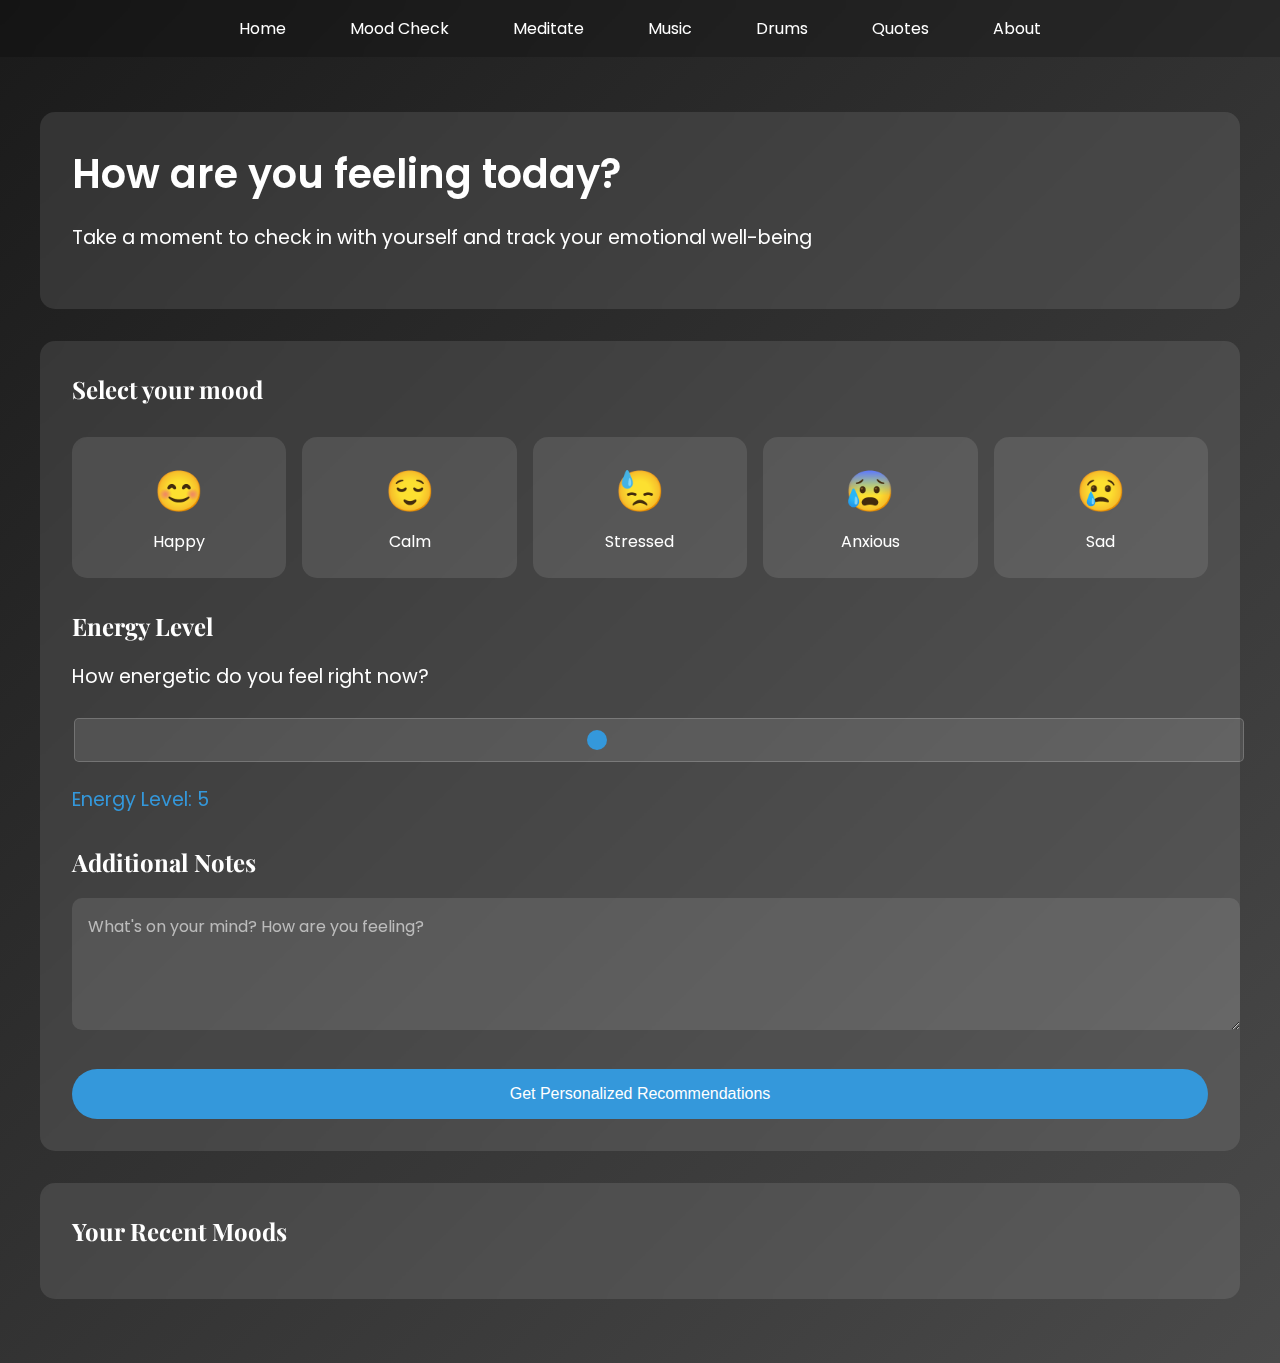
<file: mood-form.html>
<!DOCTYPE html>
<html lang="en">
<head>
    <meta charset="UTF-8">
    <meta name="viewport" content="width=device-width, initial-scale=1.0">
    <title>Mood Check - Calm</title>
    <link rel="stylesheet" href="styles.css">
    <link href="https://fonts.googleapis.com/css2?family=Playfair+Display:wght@400;500;600&family=Poppins:wght@300;400;500&display=swap" rel="stylesheet">
    <style>
        body {
            margin: 0;
            padding: 0;
            min-height: 100vh;
            font-family: 'Poppins', sans-serif;
            background: linear-gradient(135deg, #1a1a1a, #4a4a4a);
            color: #fff;
        }

        .nav-bar {
            position: fixed;
            top: 0;
            left: 0;
            right: 0;
            z-index: 1000;
            background: rgba(0, 0, 0, 0.2);
            backdrop-filter: blur(10px);
            -webkit-backdrop-filter: blur(10px);
        }

        .nav-links {
            list-style: none;
            padding: 1rem;
            margin: 0;
            display: flex;
            justify-content: center;
            gap: 2rem;
        }

        .nav-links a {
            color: #fff;
            text-decoration: none;
            padding: 0.5rem 1rem;
            border-radius: 20px;
            transition: all 0.3s ease;
        }

        .nav-links a:hover {
            background: rgba(255, 255, 255, 0.1);
        }

        .page-wrapper {
            padding-top: 80px; /* Height of nav bar plus some spacing */
            min-height: 100vh;
            width: 100%;
            box-sizing: border-box;
        }

        .container {
            max-width: 1200px;
            margin: 0 auto;
            padding: 2rem;
        }

        .card {
            background: rgba(255, 255, 255, 0.1);
            border-radius: 15px;
            padding: 2rem;
            margin-bottom: 2rem;
            backdrop-filter: blur(10px);
            -webkit-backdrop-filter: blur(10px);
        }

        .mood-options {
            display: grid;
            grid-template-columns: repeat(auto-fit, minmax(150px, 1fr));
            gap: 1rem;
            margin: 2rem 0;
        }

        .mood-option {
            position: relative;
            cursor: pointer;
        }

        .mood-option input[type="radio"] {
            display: none;
        }

        .mood-option label {
            display: flex;
            flex-direction: column;
            align-items: center;
            padding: 1.5rem;
            background: rgba(255, 255, 255, 0.1);
            border-radius: 15px;
            transition: all 0.3s ease;
        }

        .mood-option label:hover {
            transform: translateY(-5px);
            background: rgba(255, 255, 255, 0.2);
        }

        .mood-option input[type="radio"]:checked + label {
            background: rgba(52, 152, 219, 0.3);
            box-shadow: 0 0 20px rgba(52, 152, 219, 0.3);
        }

        .mood-emoji {
            font-size: 2.5rem;
            margin-bottom: 0.5rem;
        }

        .energy-slider {
            margin: 2rem 0;
        }

        .energy-slider input[type="range"] {
            width: 100%;
            height: 10px;
            border-radius: 5px;
            background: rgba(255, 255, 255, 0.1);
            outline: none;
            -webkit-appearance: none;
        }

        .energy-slider input[type="range"]::-webkit-slider-thumb {
            -webkit-appearance: none;
            width: 20px;
            height: 20px;
            border-radius: 50%;
            background: #3498db;
            cursor: pointer;
            transition: all 0.3s ease;
        }

        .energy-slider input[type="range"]::-webkit-slider-thumb:hover {
            transform: scale(1.2);
        }

        #energyValue {
            font-size: 1.2rem;
            color: #3498db;
            margin-top: 1rem;
        }

        .form-group {
            margin-bottom: 2rem;
        }

        textarea {
            width: 100%;
            padding: 1rem;
            border: none;
            border-radius: 10px;
            background: rgba(255, 255, 255, 0.1);
            color: #fff;
            font-family: inherit;
            font-size: 1rem;
            resize: vertical;
        }

        textarea::placeholder {
            color: rgba(255, 255, 255, 0.6);
        }

        .btn {
            background: #3498db;
            color: white;
            border: none;
            padding: 1rem 2rem;
            border-radius: 25px;
            cursor: pointer;
            font-size: 1rem;
            transition: all 0.3s ease;
            width: 100%;
        }

        .btn:hover {
            background: #2980b9;
            transform: translateY(-2px);
        }

        .mood-history {
            display: grid;
            grid-template-columns: repeat(auto-fit, minmax(200px, 1fr));
            gap: 1rem;
        }

        .mood-entry {
            background: rgba(255, 255, 255, 0.1);
            padding: 1.5rem;
            border-radius: 15px;
            backdrop-filter: blur(5px);
            -webkit-backdrop-filter: blur(5px);
        }

        .fade-in {
            animation: fadeIn 0.5s ease-in;
        }

        @keyframes fadeIn {
            from { opacity: 0; transform: translateY(20px); }
            to { opacity: 1; transform: translateY(0); }
        }

        @media (max-width: 768px) {
            .container {
                padding: 1rem;
            }

            .mood-options {
                grid-template-columns: repeat(auto-fit, minmax(120px, 1fr));
            }
        }
    </style>
</head>
<body>
    <nav class="nav-bar">
        <ul class="nav-links">
            <li><a href="index.html">Home</a></li>
            <li><a href="mood-form.html">Mood Check</a></li>
            <li><a href="med.html">Meditate</a></li>
            <li><a href="music.html">Music</a></li>
            <li><a href="drums.html">Drums</a></li>
            <li><a href="quotes.html">Quotes</a></li>
            <li><a href="about.html">About</a></li>
        </ul>
    </nav>

    <div class="page-wrapper">
        <div class="container">
            <div class="card fade-in">
                <h1>How are you feeling today?</h1>
                <p>Take a moment to check in with yourself and track your emotional well-being</p>
            </div>

            <div class="card fade-in">
                <form id="moodForm">
                    <div class="form-group">
                        <h2>Select your mood</h2>
                        <div class="mood-options">
                            <div class="mood-option">
                                <input type="radio" id="happy" name="mood" value="happy" required>
                                <label for="happy">
                                    <span class="mood-emoji">😊</span>
                                    <span>Happy</span>
                                </label>
                            </div>
                            <div class="mood-option">
                                <input type="radio" id="calm" name="mood" value="calm">
                                <label for="calm">
                                    <span class="mood-emoji">😌</span>
                                    <span>Calm</span>
                                </label>
                            </div>
                            <div class="mood-option">
                                <input type="radio" id="stressed" name="mood" value="stressed">
                                <label for="stressed">
                                    <span class="mood-emoji">😓</span>
                                    <span>Stressed</span>
                                </label>
                            </div>
                            <div class="mood-option">
                                <input type="radio" id="anxious" name="mood" value="anxious">
                                <label for="anxious">
                                    <span class="mood-emoji">😰</span>
                                    <span>Anxious</span>
                                </label>
                            </div>
                            <div class="mood-option">
                                <input type="radio" id="sad" name="mood" value="sad">
                                <label for="sad">
                                    <span class="mood-emoji">😢</span>
                                    <span>Sad</span>
                                </label>
                            </div>
                        </div>
                    </div>

                    <div class="form-group energy-slider">
                        <h2>Energy Level</h2>
                        <p>How energetic do you feel right now?</p>
                        <input type="range" id="energy" name="energy" min="1" max="10" value="5">
                        <p id="energyValue">Energy Level: 5</p>
                    </div>

                    <div class="form-group">
                        <h2>Additional Notes</h2>
                        <textarea id="notes" name="notes" rows="4" placeholder="What's on your mind? How are you feeling?"></textarea>
                    </div>

                    <button type="submit" class="btn">Get Personalized Recommendations</button>
                </form>
            </div>

            <div class="card fade-in">
                <h2>Your Recent Moods</h2>
                <div id="moodHistory" class="mood-history">
                    <!-- Mood history will be populated by JavaScript -->
                </div>
            </div>
        </div>
    </div>

    <script>
        // Update energy level display
        const energySlider = document.getElementById('energy');
        const energyValue = document.getElementById('energyValue');
        
        energySlider.addEventListener('input', function() {
            energyValue.textContent = `Energy Level: ${this.value}`;
        });

        // Store mood in local storage
        function storeMood(mood, energy, notes) {
            const moodEntry = {
                mood,
                energy,
                notes,
                timestamp: new Date().toISOString()
            };

            let moodHistory = JSON.parse(localStorage.getItem('moodHistory') || '[]');
            moodHistory.unshift(moodEntry);
            if (moodHistory.length > 5) moodHistory.pop(); // Keep only last 5 entries
            localStorage.setItem('moodHistory', JSON.stringify(moodHistory));
        }

        // Display mood history
        function displayMoodHistory() {
            const moodHistory = JSON.parse(localStorage.getItem('moodHistory') || '[]');
            const historyContainer = document.getElementById('moodHistory');
            historyContainer.innerHTML = '';

            moodHistory.forEach(entry => {
                const date = new Date(entry.timestamp);
                const moodEntry = document.createElement('div');
                moodEntry.className = 'mood-entry fade-in';
                moodEntry.innerHTML = `
                    <p><strong>${entry.mood}</strong></p>
                    <p>Energy: ${entry.energy}/10</p>
                    <p><small>${date.toLocaleDateString()}</small></p>
                `;
                historyContainer.appendChild(moodEntry);
            });
        }

        // Handle form submission
        document.getElementById('moodForm').addEventListener('submit', function(event) {
            event.preventDefault();
            const mood = document.querySelector('input[name="mood"]:checked').value;
            const energy = document.getElementById('energy').value;
            const notes = document.getElementById('notes').value;

            storeMood(mood, energy, notes);
            
            if (mood === 'stressed' || mood === 'anxious') {
                window.location.href = 'med.html';
            } else if (mood === 'sad') {
                window.location.href = 'music.html';
            } else {
                window.location.href = 'quotes.html';
            }
        });

        // Display mood history on page load
        displayMoodHistory();
    </script>
</body>
</html>
</file>
<file: styles.css>
/* Google Fonts */
@import url('https://fonts.googleapis.com/css2?family=Playfair+Display:wght@400;500;600&family=Poppins:wght@300;400;500&display=swap');

/* Global styles */
body {
    margin: 0;
    padding: 0;
    min-height: 100vh;
    font-family: 'Poppins', sans-serif;
    background: linear-gradient(rgba(0, 0, 0, 0.7), rgba(0, 0, 0, 0.7)),
                url('images/meditation-bg.jpg') no-repeat center center fixed;
    background-size: cover;
    color: #fff;
}

/* Navigation */
.nav-bar {
    position: fixed;
    top: 0;
    left: 0;
    right: 0;
    z-index: 1000;
    background: rgba(0, 0, 0, 0.2);
    backdrop-filter: blur(10px);
    -webkit-backdrop-filter: blur(10px);
}

.nav-links {
    list-style: none;
    padding: 1rem;
    margin: 0;
    display: flex;
    justify-content: center;
    gap: 2rem;
}

.nav-links a {
    color: #fff;
    text-decoration: none;
    padding: 0.5rem 1rem;
    border-radius: 20px;
    transition: all 0.3s ease;
}

.nav-links a:hover {
    background: rgba(255, 255, 255, 0.1);
}

/* Container */
.container {
    max-width: 1200px;
    margin: 80px auto 0;
    padding: 2rem;
}

/* Cards */
.card {
    background: rgba(255, 255, 255, 0.1);
    border-radius: 15px;
    padding: 2rem;
    margin-bottom: 2rem;
    backdrop-filter: blur(10px);
    -webkit-backdrop-filter: blur(10px);
}

/* Animations */
.fade-in {
    animation: fadeIn 0.5s ease-in;
}

@keyframes fadeIn {
    from { opacity: 0; transform: translateY(20px); }
    to { opacity: 1; transform: translateY(0); }
}

/* Responsive */
@media (max-width: 768px) {
    .container {
        padding: 1rem;
    }
    
    .nav-links {
        flex-wrap: wrap;
        gap: 1rem;
    }
}

/* Buttons */
.btn {
    display: inline-block;
    padding: 1rem 2rem;
    background: linear-gradient(135deg, #3498db, #2980b9);
    color: white;
    text-decoration: none;
    border-radius: 30px;
    font-weight: 500;
    border: none;
    cursor: pointer;
    transition: all 0.3s ease;
}

.btn:hover {
    transform: translateY(-2px);
    box-shadow: 0 5px 15px rgba(52, 152, 219, 0.3);
}

/* Form elements */
input, textarea, select {
    width: 100%;
    padding: 1rem;
    background: rgba(255, 255, 255, 0.1);
    border: 1px solid rgba(255, 255, 255, 0.2);
    border-radius: 10px;
    color: #fff;
    font-family: inherit;
}

input:focus, textarea:focus, select:focus {
    outline: none;
    border-color: rgba(52, 152, 219, 0.5);
}

/* Headings */
h1, h2, h3, h4, h5, h6 {
    font-family: 'Playfair Display', serif;
    margin-top: 0;
}

/* Links */
a {
    color: #3498db;
    text-decoration: none;
    transition: all 0.3s ease;
}

a:hover {
    color: #2980b9;
}

/* Audio Player Styling */
audio {
    width: 100%;
    margin: 1rem 0;
    border-radius: 30px;
}

audio::-webkit-media-controls-panel {
    background: rgba(255, 255, 255, 0.9);
}

/* Feature Cards */
.features {
    display: grid;
    grid-template-columns: repeat(auto-fit, minmax(250px, 1fr));
    gap: 2rem;
    margin: 2rem 0;
}

.feature-card {
    background: rgba(255, 255, 255, 0.95);
    padding: 1.5rem;
    border-radius: 15px;
    text-align: center;
    transition: all 0.3s ease;
}

.feature-card:hover {
    transform: translateY(-5px);
    box-shadow: 0 5px 15px rgba(0, 0, 0, 0.1);
}

/* Mood Indicators */
.mood-indicator {
    display: inline-block;
    padding: 0.5rem 1rem;
    border-radius: 20px;
    font-size: 0.9rem;
    margin: 0.5rem;
    background: #e0e0e0;
    color: #333;
}

.mood-happy { background: #2ecc71; color: white; }
.mood-calm { background: #3498db; color: white; }
.mood-stressed { background: #e74c3c; color: white; }

/* Breathing Container */
.breathing-container {
    display: flex;
    justify-content: center;
    align-items: center;
    height: 50vh;
}

/* Circle */
.circle {
    width: 200px;
    height: 200px;
    background: linear-gradient(to bottom, #e1fef1,#4688f1);
    border-radius: 50%;
    display: flex;
    justify-content: center;
    align-items: center;
    position: relative;
    box-shadow: 0px 4px 10px rgba(0, 0, 0, 0.2);
    animation: breathing 8s infinite;
}

.circle::before {
    content: "";
    position: absolute;
    width: 100%;
    height: 100%;
    background: inherit;
    border-radius: 50%;
    animation: breathing 8s infinite;
    z-index: -1;
}

@keyframes breathing {
    0% { transform: scale(1); }
    50% { transform: scale(1.3); }
    100% { transform: scale(1); }
}

/* Breathing Text */
#breathing-text {
    font-size: 30px;
    font-weight: bold;
    color: white;
    position: absolute;
    text-align: center;
    width: 100%;
    z-index: 1;
}

/* Drum */
.drum {
    outline: none;
    border: 10px solid #404B69;
    font-size: 2rem;
    font-family: 'Arvo', cursive;
    line-height: 0;
    font-weight: 900;
    color: #161214;
    text-shadow: 3px 0 #DBEDF3;
    border-radius: 15px;
    display: inline-block;
    width: 150px;
    height: 150px;
    text-align: center;
    margin: 10px;
    background-color: white;
}

/* Header */
header {
    color: white;
    text-align: center;
    padding: 50px;
}

/* Section */
section {
    margin: 20px;
    padding: 20px;
    background-color: #45bb70;
    border-radius: 8px;
    box-shadow: 0 0 10px rgb(253, 247, 247);
}

/* Set */
.set {
    margin: 10% auto;
}

/* Game Over */
.game-over {
    background-color: red;
    opacity: 0.8;
}

/* Pressed */
.pressed {
    box-shadow: 0 3px 4px 0 #DBEDF3;
    opacity: 0.5;
}

/* Red */
.red {
    color: red;
}

/* Cs */
.cs {
    background-image: url("https://wallpapers.com/images/hd/warm-background-5jdq83nm4u5p9ilv.jpg");
}

/* Music Container */
.music-container {
    text-align: center;
    padding: 40px;
    background: #f5f5f5;
    min-height: 100vh;
    display: flex;
    flex-direction: column;
    align-items: center;
    justify-content: center;
}

/* Music Player */
.music-player {
    width: 80%;
    max-width: 600px;
    margin-bottom: 20px;
}

/* Back Button */
.back-button {
    background-color: #4CAF50;
    color: white;
    padding: 10px 20px;
    text-decoration: none;
    border-radius: 5px;
    transition: background-color 0.3s ease;
}

.back-button:hover {
    background-color: #45a049;
}

/* Overlay */
.overlay {
    background: rgba(0, 0, 0, 0.4);
    padding: 40px;
    border-radius: 12px;
    text-align: center;
    color: white;
    width: 90%;
    max-width: 600px;
    box-shadow: 0 8px 16px rgba(0, 0, 0, 0.2);
}

/* H1 */
h1 {
    font-size: 2.5rem;
    font-weight: 600;
    margin-bottom: 15px;
    font-family: 'Poppins', sans-serif;
}

/* P */
p {
    font-size: 1.2rem;
    margin-bottom: 25px;
    font-family: 'Poppins', sans-serif;
}
</file>
